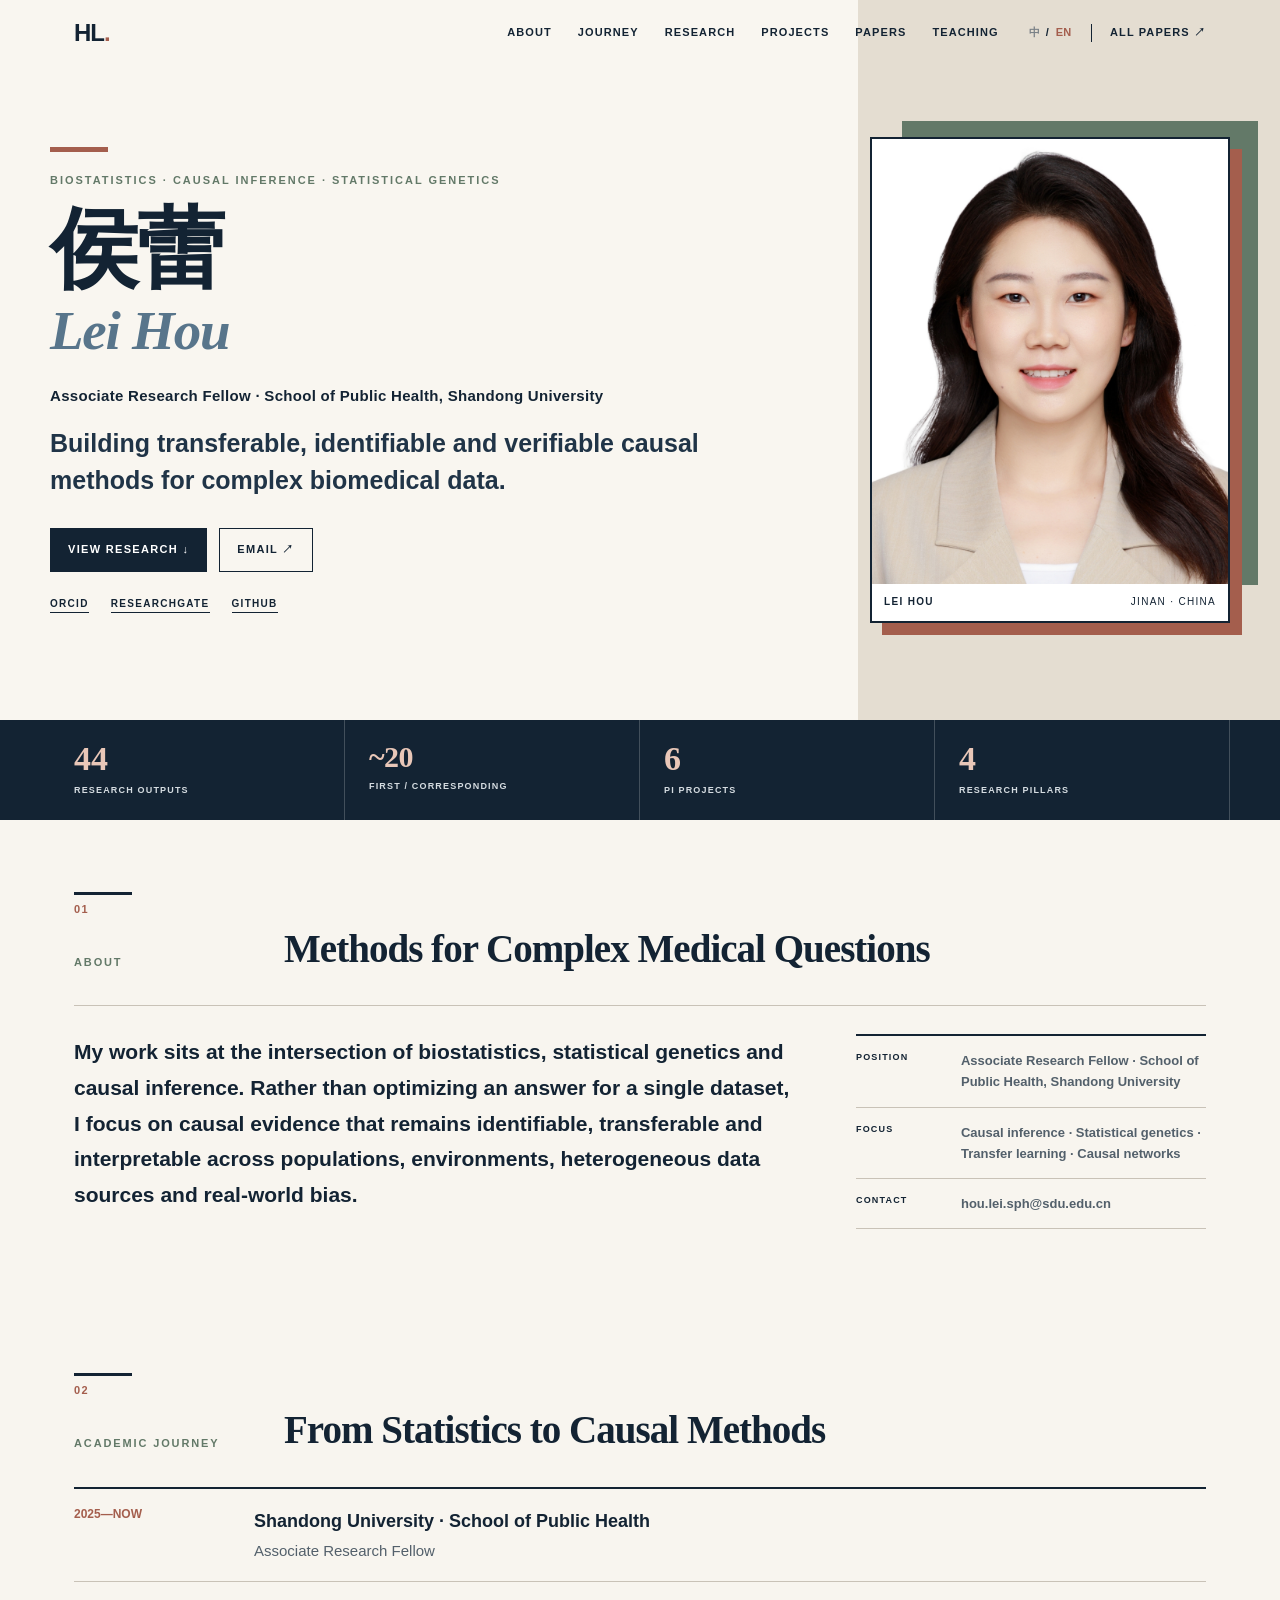
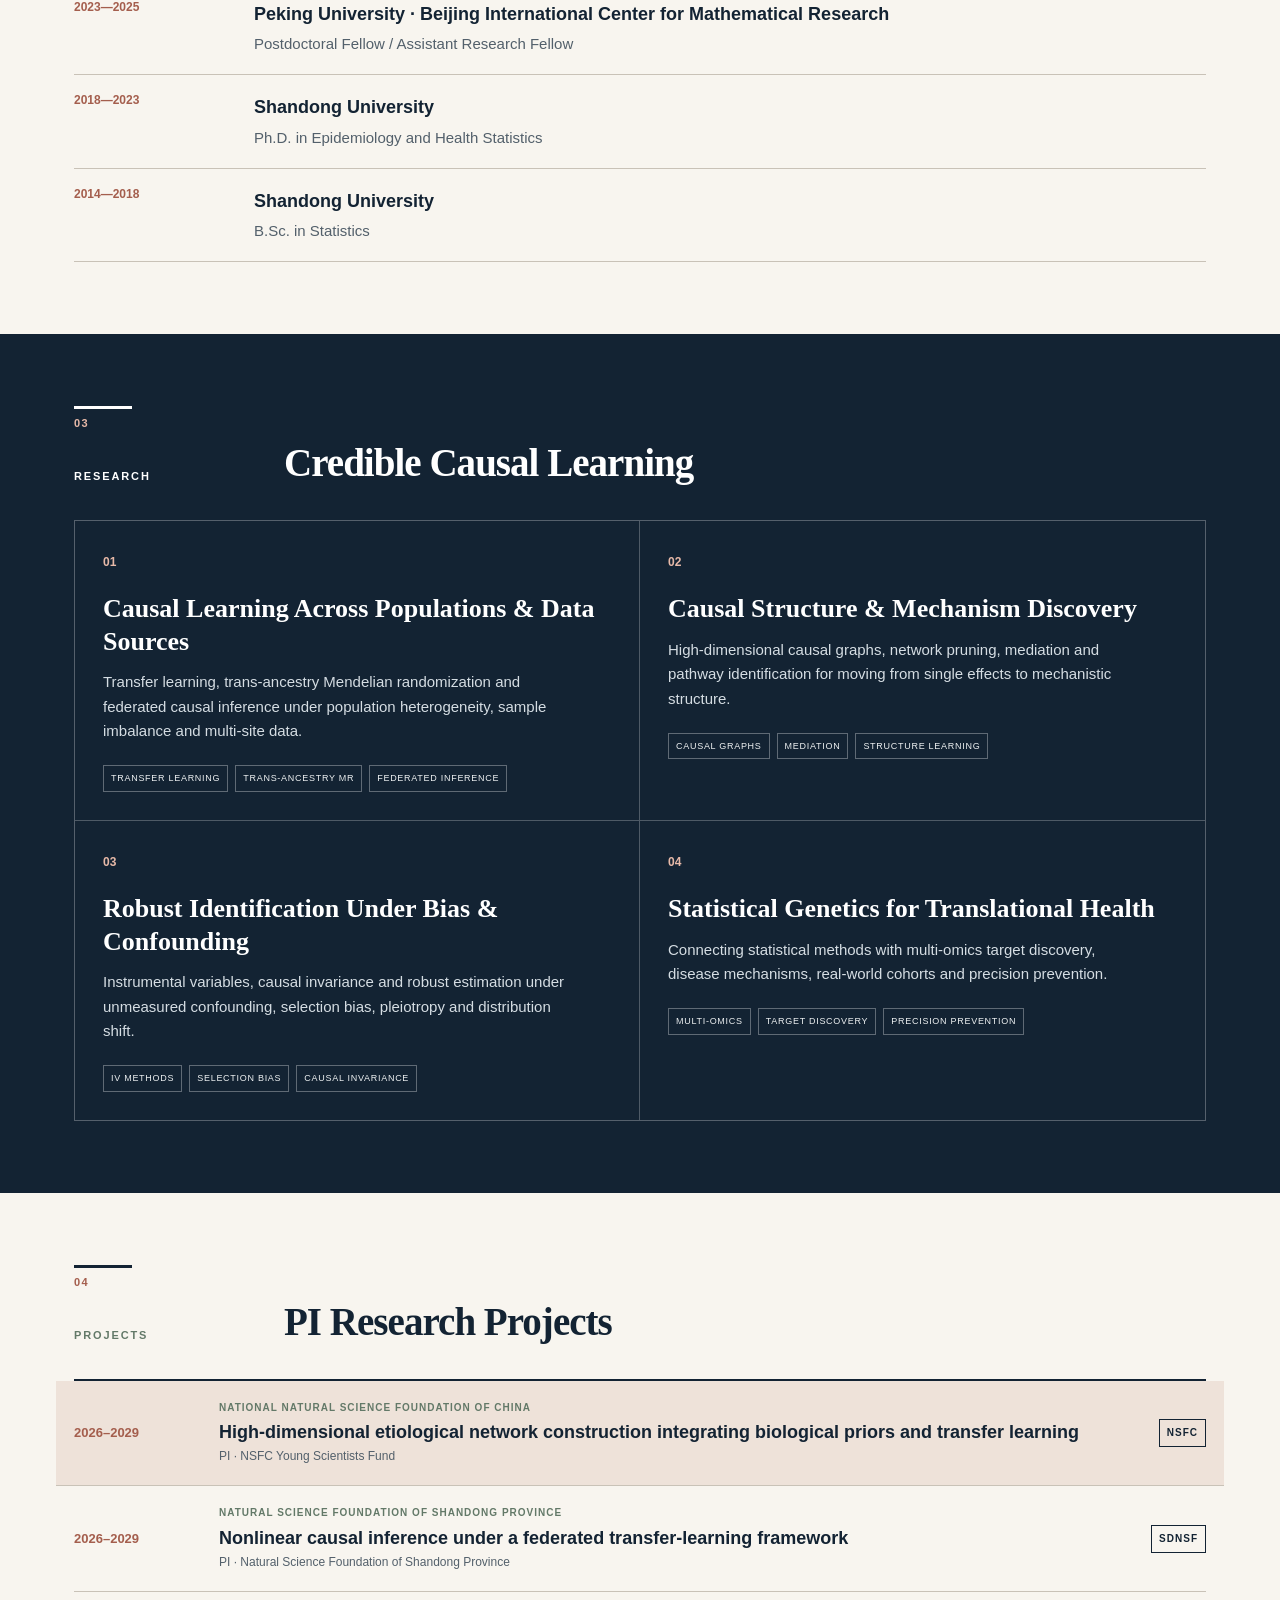
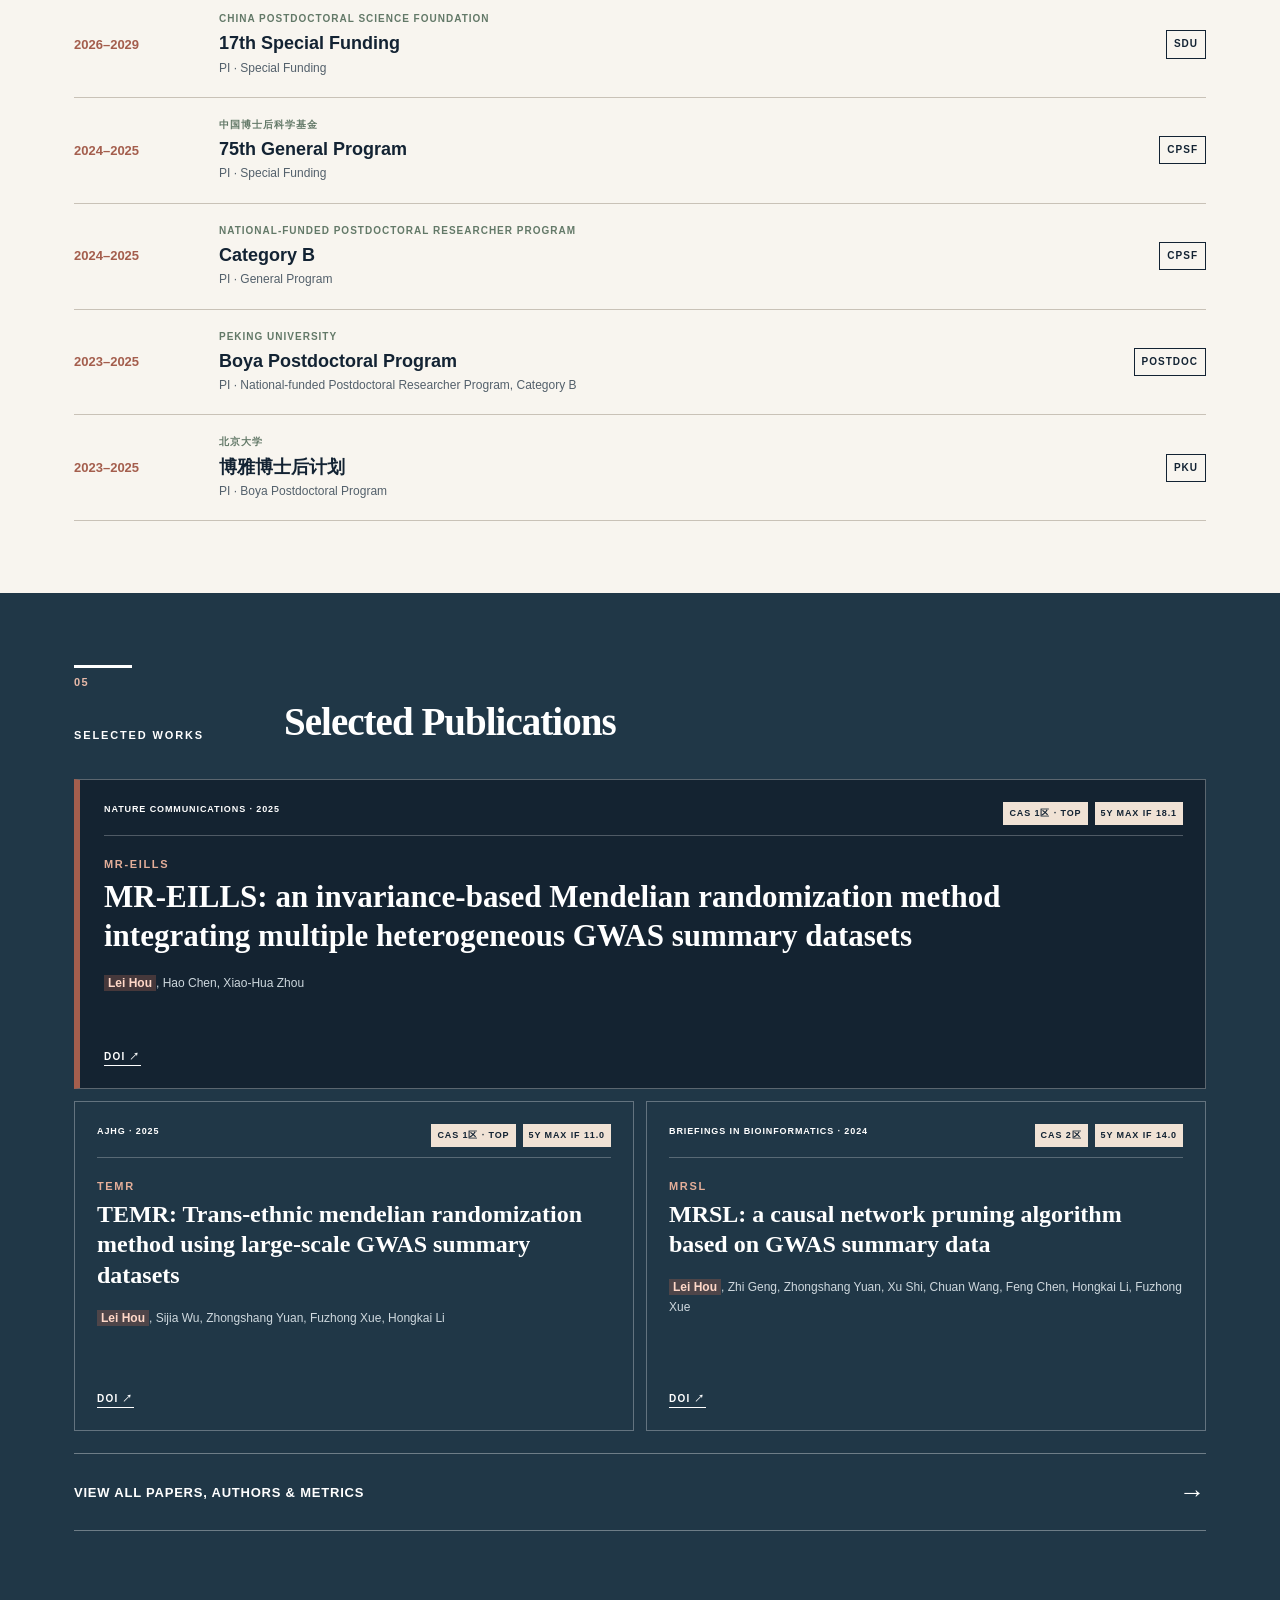
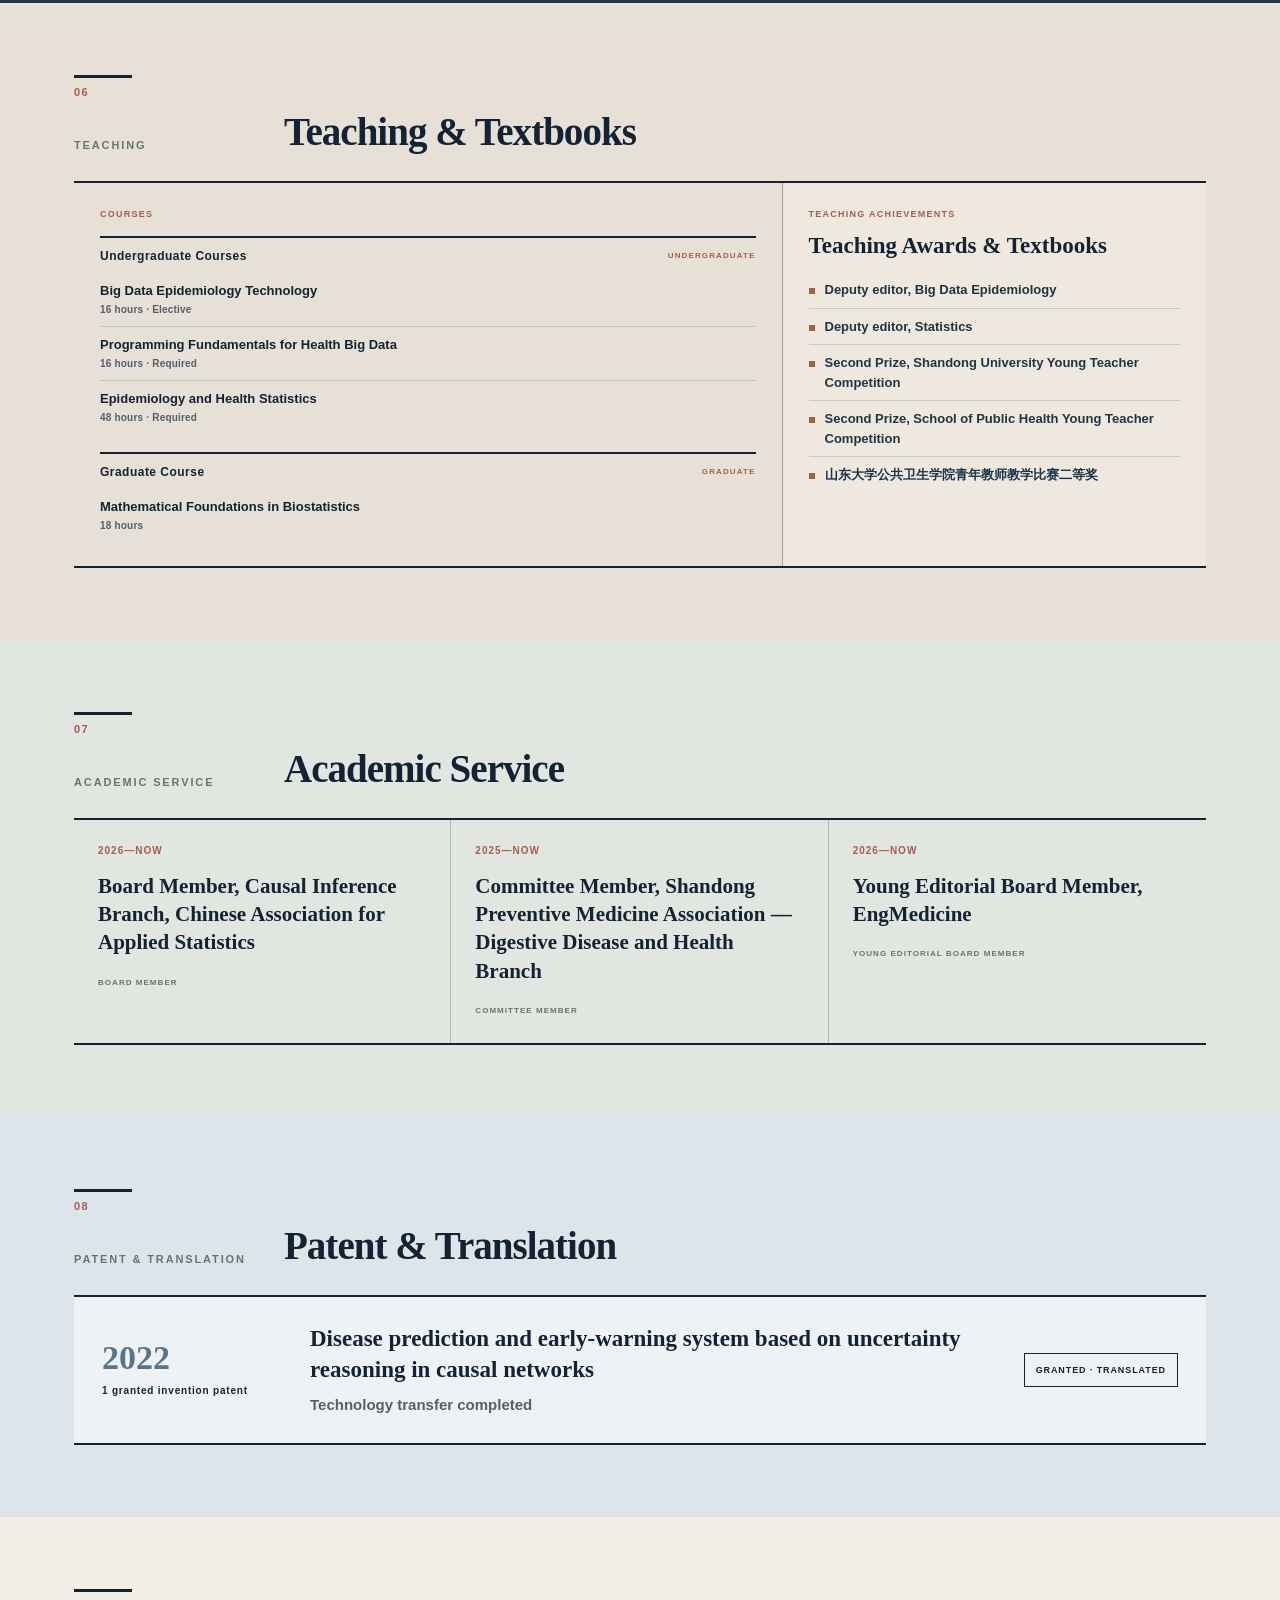
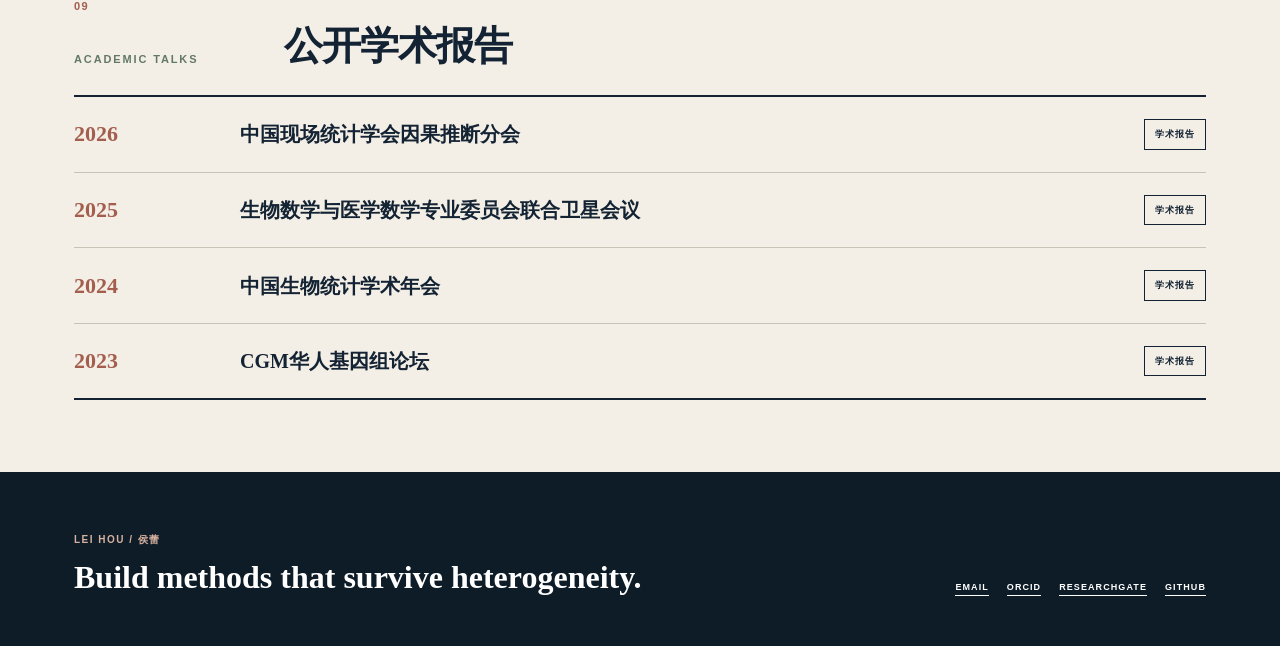
<file: index.html>
<!doctype html>
<html lang="zh-CN">
<head>
  <meta charset="utf-8">
  <meta name="viewport" content="width=device-width, initial-scale=1">
  <meta name="description" content="Lei Hou / 侯蕾 — Biostatistics, Causal Inference, Statistical Genetics. Associate Research Fellow at Shandong University.">
  <meta name="theme-color" content="#142331">
  <link rel="icon" href="assets/favicon.svg" type="image/svg+xml">
  <link rel="stylesheet" href="styles.css">
  <title>Lei Hou / 侯蕾</title>
</head>
<body>
<header class="site-header" id="top">
  <div class="nav-shell">
    <a class="brand" href="#top">HL<span>.</span></a>
    <nav class="desktop-nav">
      <a href="#about" data-i18n="navAbout">关于</a>
      <a href="#journey" data-i18n="navJourney">经历</a>
      <a href="#research" data-i18n="navResearch">研究</a>
      <a href="#projects" data-i18n="navProjects">项目</a>
      <a href="#works" data-i18n="navWorks">论文</a>
      <a href="#teaching" data-i18n="navTeaching">教学</a>
    </nav>
    <div class="nav-actions">
      <div class="lang-switch"><button class="lang-btn active" data-lang="zh">中</button><span>/</span><button class="lang-btn" data-lang="en">EN</button></div>
      <a class="nav-publications" href="publications.html" data-i18n="allPubsShort">ALL PAPERS ↗</a>
      <button class="menu-toggle" aria-label="Menu"><span></span><span></span></button>
    </div>
  </div>
  <div class="mobile-panel">
    <a href="#about" data-i18n="navAbout">关于</a><a href="#journey" data-i18n="navJourney">经历</a>
    <a href="#research" data-i18n="navResearch">研究</a><a href="#projects" data-i18n="navProjects">项目</a>
    <a href="#works" data-i18n="navWorks">论文</a><a href="#teaching" data-i18n="navTeaching">教学</a>
    <a href="publications.html">ALL PAPERS ↗</a>
  </div>
</header>

<main>
<section class="hero">
  <div class="hero-inner">
    <div class="hero-copy reveal">
      <div class="hero-rule"></div>
      <p class="eyebrow">BIOSTATISTICS · CAUSAL INFERENCE · STATISTICAL GENETICS</p>
      <h1><span class="cn-name">侯蕾</span><span class="en-name">Lei Hou</span></h1>
      <p class="role" data-i18n="heroRole">山东大学公共卫生学院 · 副研究员</p>
      <p class="hero-statement" data-i18n="heroStatement">以可迁移、可识别、可验证的创新统计方法，重建生物医学大数据中的因果结构。</p>
      <div class="hero-actions">
        <a class="button primary" href="#research" data-i18n="exploreResearch">VIEW RESEARCH ↓</a>
        <a class="button outline" href="mailto:hou.lei.sph@sdu.edu.cn">EMAIL ↗</a>
      </div>
      <div class="hero-links">
        <a href="https://orcid.org/0000-0002-5636-4028" target="_blank">ORCID</a>
        <a href="https://www.researchgate.net/profile/Lei-Hou-26/research" target="_blank">RESEARCHGATE</a>
        <a href="https://github.com/hhoulei" target="_blank">GITHUB</a>
      </div>
    </div>
    <div class="portrait-wrap reveal">
      <div class="portrait-block"></div>
      <figure><img src="assets/profile.jpg" alt="Lei Hou / 侯蕾"><figcaption><b>LEI HOU</b><span>JINAN · CHINA</span></figcaption></figure>
    </div>
  </div>
</section>

<section class="signal-band">
  <div class="signal-grid">
    <div><strong>44</strong><span data-i18n="statOutputs">研究成果</span></div>
    <div><strong data-i18n="statLeadCount">近20篇</strong><span data-i18n="statLead">第一 / 通讯作者论文</span></div>
    <div><strong>6</strong><span data-i18n="statProjects">主持科研项目</span></div>
    <div><strong>4</strong><span data-i18n="statPillars">核心研究方向</span></div>
  </div>
</section>

<section class="section-shell compact" id="about">
  <div class="section-index">01</div>
  <div class="section-head"><p>ABOUT</p><h2 data-i18n="aboutTitle">用方法理解复杂医学问题</h2></div>
  <div class="about-grid">
    <div class="about-lead reveal"><p data-i18n="aboutBody">我主要从事大数据时代下生物统计、遗传统计与因果推断的创新统计方法及其应用研究。核心兴趣不是为单一数据集寻找一个“最好看的答案”，而是在跨人群、跨环境、多源数据和真实世界偏倚存在时，建立仍然可识别、可迁移、可解释的因果证据。</p></div>
    <div class="about-notes reveal">
      <div><b>POSITION</b><span data-i18n="positionText">副研究员 · 山东大学公共卫生学院</span></div>
      <div><b>FOCUS</b><span>Causal inference · Statistical genetics · Transfer learning · Causal networks</span></div>
      <div><b>CONTACT</b><span>hou.lei.sph@sdu.edu.cn</span></div>
    </div>
  </div>
</section>


<section class="section-shell compact" id="journey">
  <div class="section-index">02</div>
  <div class="section-head"><p>ACADEMIC JOURNEY</p><h2 data-i18n="journeyTitle">从统计学走向因果方法</h2></div>
  <div class="timeline">
    <article><time>2025—NOW</time><div><h3 data-i18n="j4Title">山东大学 · 公共卫生学院</h3><p data-i18n="j4Body">副研究员 / Associate Research Fellow</p></div></article>
    <article><time>2023—2025</time><div><h3 data-i18n="j3Title">北京大学 · 北京国际数学研究中心</h3><p data-i18n="j3Body">博士后 / 助理研究员</p></div></article>
    <article><time>2018—2023</time><div><h3 data-i18n="j2Title">山东大学 · 公共卫生学院</h3><p data-i18n="j2Body">流行病与卫生统计学 · 博士</p></div></article>
    <article><time>2014—2018</time><div><h3 data-i18n="j1Title">山东大学 · 数学与统计学院</h3><p data-i18n="j1Body">统计学 · 学士</p></div></article>
  </div>
</section>

<section class="research-section" id="research">
  <div class="section-shell compact">
    <div class="section-index light">03</div>
    <div class="section-head light"><p>RESEARCH</p><h2 data-i18n="researchTitle">构建可信的因果学习</h2></div>
    <div class="pillar-grid">
      <article class="pillar reveal"><span>01</span><h3 data-i18n="r1Title">跨人群与多源数据因果学习</h3><p data-i18n="r1Body">研究人群异质、样本不平衡与多中心数据条件下的迁移学习、跨祖源MR与联邦因果推断，让证据能够跨场景迁移而不牺牲识别可靠性。</p><div class="mini-tags"><i>Transfer learning</i><i>Trans-ancestry MR</i><i>Federated inference</i></div></article>
      <article class="pillar reveal"><span>02</span><h3 data-i18n="r2Title">因果结构与机制发现</h3><p data-i18n="r2Body">从单一因果效应走向结构：发展高维因果图、网络裁剪、多中介与路径识别方法，回答复杂疾病中“谁影响谁、通过什么机制”的问题。</p><div class="mini-tags"><i>Causal graphs</i><i>Mediation</i><i>Structure learning</i></div></article>
      <article class="pillar reveal"><span>03</span><h3 data-i18n="r3Title">偏倚与混杂下的稳健识别</h3><p data-i18n="r3Body">围绕未知混杂、选择偏倚、多效性和分布漂移，研究工具变量、不变性与稳健估计，使因果结论对现实数据的不完美更有抵抗力。</p><div class="mini-tags"><i>IV methods</i><i>Selection bias</i><i>Causal invariance</i></div></article>
      <article class="pillar reveal"><span>04</span><h3 data-i18n="r4Title">统计遗传与转化健康</h3><p data-i18n="r4Body">将方法落到多组学靶点发现、复杂疾病机制、本土队列与精准防控场景中，把统计创新连接到可验证、可复现和可转化的医学问题。</p><div class="mini-tags"><i>Multi-omics</i><i>Target discovery</i><i>Precision prevention</i></div></article>
    </div>
  </div>
</section>

<section class="section-shell compact" id="projects">
  <div class="section-index">04</div>
  <div class="section-head"><p>PROJECTS</p><h2 data-i18n="projectsTitle">主持科研项目</h2></div>
  <div class="project-list">
    <article class="project featured reveal"><div class="project-year">2026–2029</div><div><div class="project-agency" data-i18n="p1Agency">国家自然科学基金</div><h3 data-i18n="p1Title">融合生物先验与迁移学习的高维病因网络构建方法研究</h3><p>PI · NSFC Young Scientists Fund </p></div><b class="project-mark">NSFC</b></article>
    <article class="project reveal"><div class="project-year">2026–2029</div><div><div class="project-agency" data-i18n="p2Agency">山东省自然科学基金</div><h3 data-i18n="p2Title">联邦迁移学习框架下的非线性因果推断方法研究</h3><p>PI · Natural Science Foundation of Shandong Province</p></div><b class="project-mark">SDNSF</b></article>
    <article class="project reveal"><div class="project-year">2026–2029</div><div><div class="project-agency" data-i18n="p3Agency">山东大学</div><h3 data-i18n="p3Title">山东大学青年学者未来计划</h3><p>PI · Special Funding</p></div><b class="project-mark">SDU</b></article>
    <article class="project reveal"><div class="project-year">2024–2025</div><div><div class="project-agency" data-i18n="p4Agency">中国博士后科学基金</div><h3 data-i18n="p4Title">第17批特别资助</h3><p>PI · Special Funding</p></div><b class="project-mark">CPSF</b></article>
    <article class="project reveal"><div class="project-year">2024–2025</div><div><div class="project-agency" data-i18n="p5Agency">中国博士后科学基金</div><h3 data-i18n="p5Title">第75批面上资助</h3><p>PI · General Program</p></div><b class="project-mark">CPSF</b></article>
    <article class="project reveal"><div class="project-year">2023–2025</div><div><div class="project-agency" data-i18n="p6Agency">国家资助博士后研究人员计划</div><h3 data-i18n="p6Title">B档资助（博新计划进入会评）</h3><p>PI · National-funded Postdoctoral Researcher Program, Category B</p></div><b class="project-mark">POSTDOC</b></article>
    <article class="project reveal"><div class="project-year">2023–2025</div><div><div class="project-agency" data-i18n="p7Agency">北京大学</div><h3 data-i18n="p7Title">博雅博士后计划</h3><p>PI · Boya Postdoctoral Program</p></div><b class="project-mark">PKU</b></article>
  </div>
</section>

<section class="works-section" id="works">
  <div class="section-shell compact">
    <div class="section-index light">05</div>
    <div class="section-head light"><p>SELECTED WORKS</p><h2 data-i18n="worksTitle">代表性论文</h2></div>
    <div class="selected-grid">
      <article class="selected featured reveal"><div class="selected-top"><span>NATURE COMMUNICATIONS · 2025</span><div><b>CAS 1区 · TOP</b><b>5Y MAX IF 18.1</b></div></div><p class="paper-code">MR-EILLS</p><h3>MR-EILLS: an invariance-based Mendelian randomization method integrating multiple heterogeneous GWAS summary datasets</h3><p class="authors"><strong>Lei Hou</strong>, Hao Chen, Xiao-Hua Zhou</p><a href="https://doi.org/10.1038/s41467-025-62823-6" target="_blank">DOI ↗</a></article>
      <article class="selected reveal"><div class="selected-top"><span>AJHG · 2025</span><div><b>CAS 1区 · TOP</b><b>5Y MAX IF 11.0</b></div></div><p class="paper-code">TEMR</p><h3>TEMR: Trans-ethnic mendelian randomization method using large-scale GWAS summary datasets</h3><p class="authors"><strong>Lei Hou</strong>, Sijia Wu, Zhongshang Yuan, Fuzhong Xue, Hongkai Li</p><a href="https://doi.org/10.1016/j.ajhg.2024.11.006" target="_blank">DOI ↗</a></article>
      <article class="selected reveal"><div class="selected-top"><span>BRIEFINGS IN BIOINFORMATICS · 2024</span><div><b>CAS 2区</b><b>5Y MAX IF 14.0</b></div></div><p class="paper-code">MRSL</p><h3>MRSL: a causal network pruning algorithm based on GWAS summary data</h3><p class="authors"><strong>Lei Hou</strong>, Zhi Geng, Zhongshang Yuan, Xu Shi, Chuan Wang, Feng Chen, Hongkai Li, Fuzhong Xue</p><a href="https://doi.org/10.1093/bib/bbae086" target="_blank">DOI ↗</a></article>
      
    </div>
    <a class="all-papers-cta" href="publications.html"><span data-i18n="allPubs">查看全部论文、作者、分区与IF</span><b>→</b></a>
  </div>
</section>

<section class="teaching-section standalone-section" id="teaching">
  <div class="section-shell compact">
    <div class="section-index">06</div>
    <div class="section-head"><p>TEACHING</p><h2 data-i18n="teachingTitle">教学与教材建设</h2></div>

    <div class="teaching-layout">
      <article class="teaching-panel teaching-courses reveal">
        <b>COURSES</b>
        <div class="course-group">
          <div class="course-group-head">
            <span data-i18n="ugLabel">本科生课程</span>
            <em>UNDERGRADUATE</em>
          </div>
          <ul class="course-list">
            <li><div><strong data-i18n="courseUG1">《大数据流行病学技术》</strong><small data-i18n="courseUG1Meta">16 学时 · 选修课</small></div></li>
            <li><div><strong data-i18n="courseUG2">《健康大数据编程基础》</strong><small data-i18n="courseUG2Meta">16 学时 · 必修课</small></div></li>
            
            <li><div><strong data-i18n="courseUG4">《流行病与卫生统计》</strong><small data-i18n="courseUG4Meta">48 学时 · 必修课</small></div></li>
          </ul>
        </div>

        <div class="course-group graduate-group">
          <div class="course-group-head">
            <span data-i18n="gradLabel">研究生课程</span>
            <em>GRADUATE</em>
          </div>
          <ul class="course-list">
            <li><div><strong data-i18n="courseG1">《生物统计中的数学基础》</strong><small data-i18n="courseG1Meta">24 学时</small></div></li>
          </ul>
        </div>
      </article>

      <article class="teaching-panel teaching-achievements reveal">
        <b>TEACHING ACHIEVEMENTS</b>
        <h3 data-i18n="teachingAwardsLabel">教学成果与教材</h3>
        <ul class="beyond-list">
          <li data-i18n="teachBook1">《大数据流行病学》副主编</li>
          <li data-i18n="teachBook2">《统计学》副主编</li>
          <li data-i18n="teachAward1">山东大学青年教师教学能手</li>
          <li data-i18n="teachAward2">山东大学青年教师教学比赛二等奖</li>
          <li data-i18n="teachAward3">山东大学公共卫生学院青年教师教学比赛二等奖</li>
        </ul>
      </article>
    </div>
  </div>
</section>

<section class="service-section standalone-section" id="service">
  <div class="section-shell compact">
    <div class="section-index">07</div>
    <div class="section-head"><p>ACADEMIC SERVICE</p><h2 data-i18n="serviceTitle">社会与学术兼职</h2></div>
    <div class="service-grid">
      <article class="service-item reveal">
        <span>2026—NOW</span>
        <h3 data-i18n="service1">中国现场统计学会因果推断分会 理事</h3>
        <p>BOARD MEMBER</p>
      </article>
      <article class="service-item reveal">
        <span>2025—NOW</span>
        <h3 data-i18n="service2">山东预防医学会消化病与健康分会 委员</h3>
        <p>COMMITTEE MEMBER</p>
      </article>
      <article class="service-item reveal">
        <span>2026—NOW</span>
        <h3 data-i18n="service3">EngMedicine 医工交叉期刊 青年编委</h3>
        <p>YOUNG EDITORIAL BOARD MEMBER</p>
      </article>
    </div>
  </div>
</section>

<section class="patent-section standalone-section" id="patent">
  <div class="section-shell compact">
    <div class="section-index">08</div>
    <div class="section-head"><p>PATENT & TRANSLATION</p><h2 data-i18n="patentTitle">专利与成果转化</h2></div>
    <article class="patent-feature reveal">
      <div class="patent-kicker">
        <span>2022</span>
        <b data-i18n="patent1">授权发明专利 1 项</b>
      </div>
      <div class="patent-body">
        <h3 data-i18n="patent2">一种基于因果网络不确定性推理的疾病预测预警系统</h3>
        <p data-i18n="patent3">已完成科技成果转化</p>
      </div>
      <div class="patent-status">
        <span data-i18n="patentStatus">GRANTED · TRANSLATED</span>
      </div>
    </article>
  </div>
</section>

<section class="talks-section standalone-section" id="talks">

  <div class="section-shell compact">

    <div class="section-index">09</div>

    <div class="section-head">
      <p>ACADEMIC TALKS</p>
      <h2 data-i18n="talksTitle">公开学术报告</h2>
    </div>

    <div class="talk-list">

      <article class="talk-item reveal">
        <div class="talk-year">2026</div>
        <div class="talk-main">
          <h3 data-i18n="talk1">
            中国现场统计学会因果推断分会
          </h3>
        </div>
        <div class="talk-type" data-i18n="talkType">
          学术报告
        </div>
      </article>
      
      <article class="talk-item reveal">
        <div class="talk-year">2025</div>
        <div class="talk-main">
          <h3 data-i18n="talk2">
            生物数学与医学数学专业委员会联合卫星会议
          </h3>
        </div>
        <div class="talk-type" data-i18n="talkType">
          学术报告
        </div>
      </article>

      <article class="talk-item reveal">
        <div class="talk-year">2024</div>
        <div class="talk-main">
          <h3 data-i18n="talk3">
            中国生物统计学术年会
          </h3>
        </div>
        <div class="talk-type" data-i18n="talkType">
          学术报告
        </div>
      </article>

      <article class="talk-item reveal">
        <div class="talk-year">2023</div>
        <div class="talk-main">
          <h3 data-i18n="talk4">
            CGM华人基因组论坛
          </h3>
        </div>
        <div class="talk-type" data-i18n="talkType">
          学术报告
        </div>
      </article>

    </div>

  </div>

</section>

</main>

<footer>
  <div class="footer-inner">
    <div><p>LEI HOU / 侯蕾</p><h2 data-i18n="footerQuote">Build methods that survive heterogeneity.</h2></div>
    <div class="footer-links"><a href="mailto:hou.lei.sph@sdu.edu.cn">EMAIL</a><a href="https://orcid.org/0000-0002-5636-4028" target="_blank">ORCID</a><a href="https://www.researchgate.net/profile/Lei-Hou-26/research" target="_blank">RESEARCHGATE</a><a href="https://github.com/hhoulei" target="_blank">GITHUB</a></div>
  </div>
</footer>
<script src="script.js"></script>
</body>
</html>
</file>
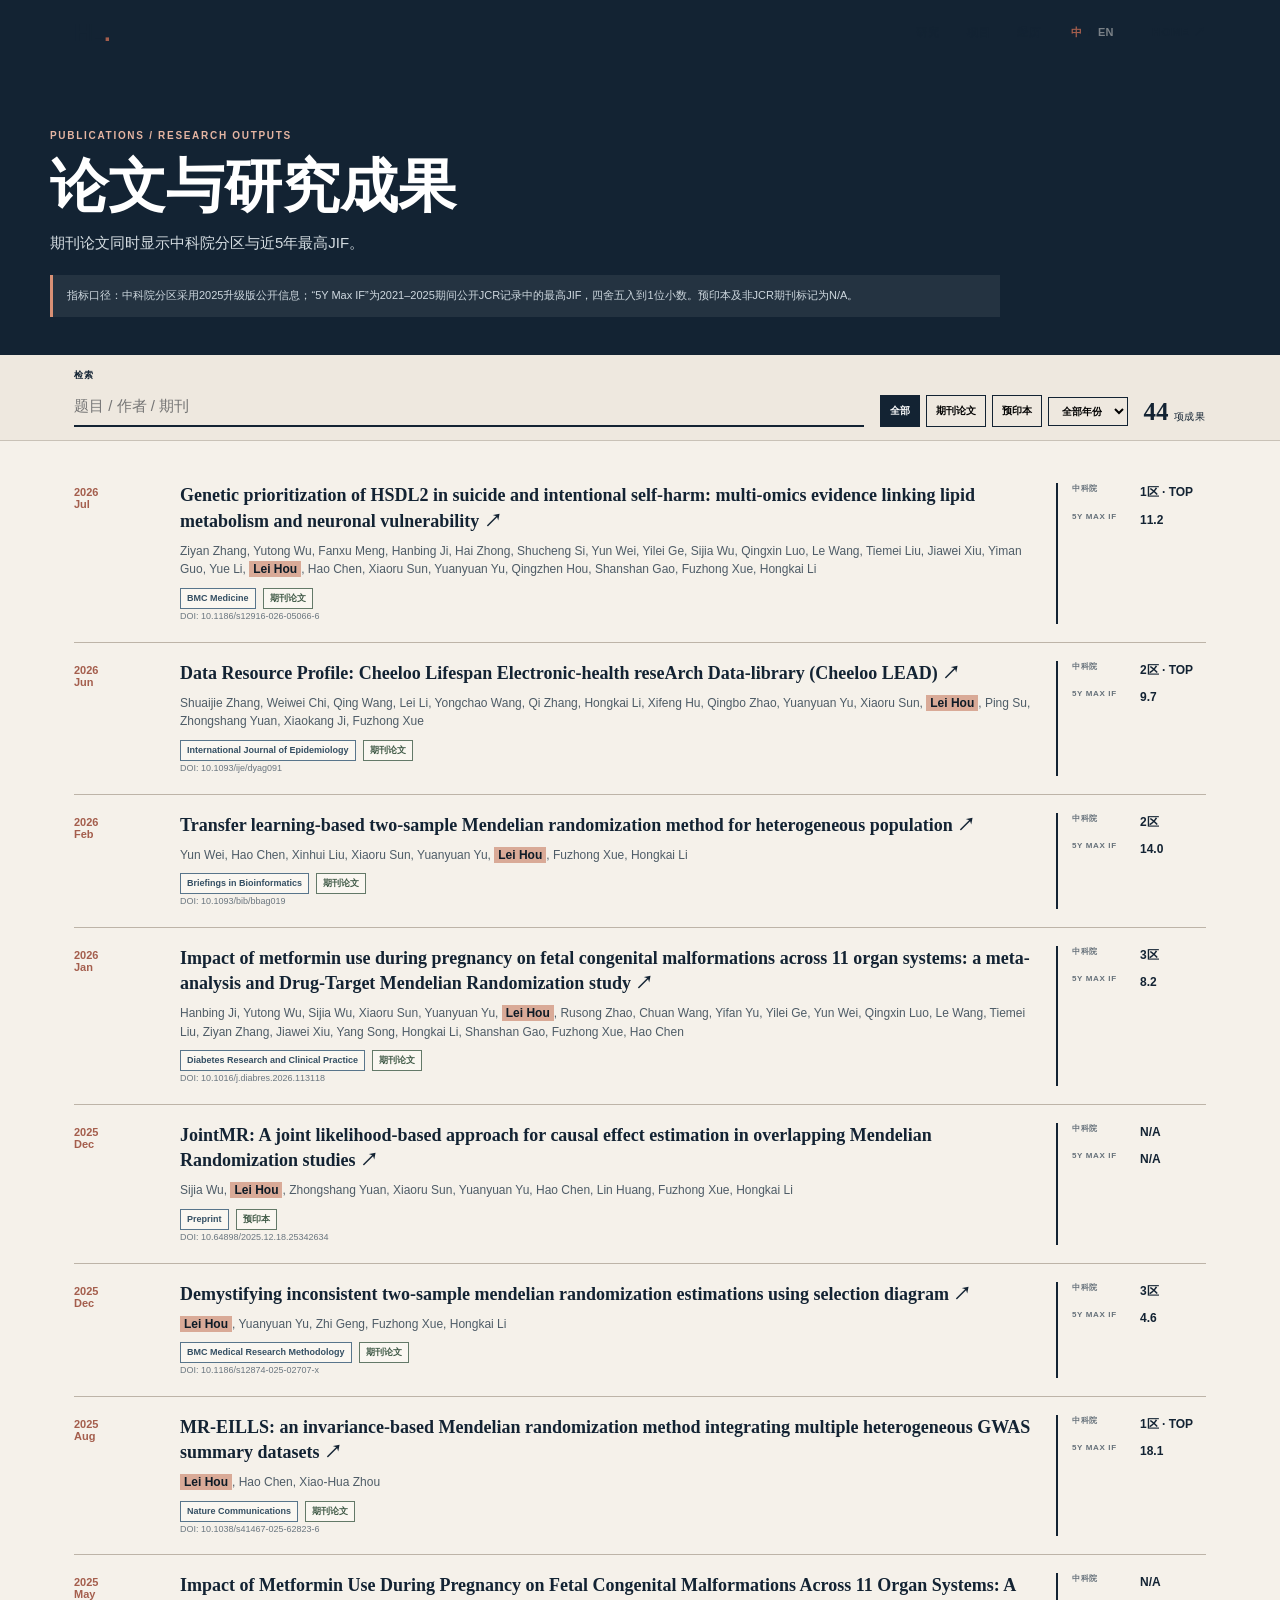
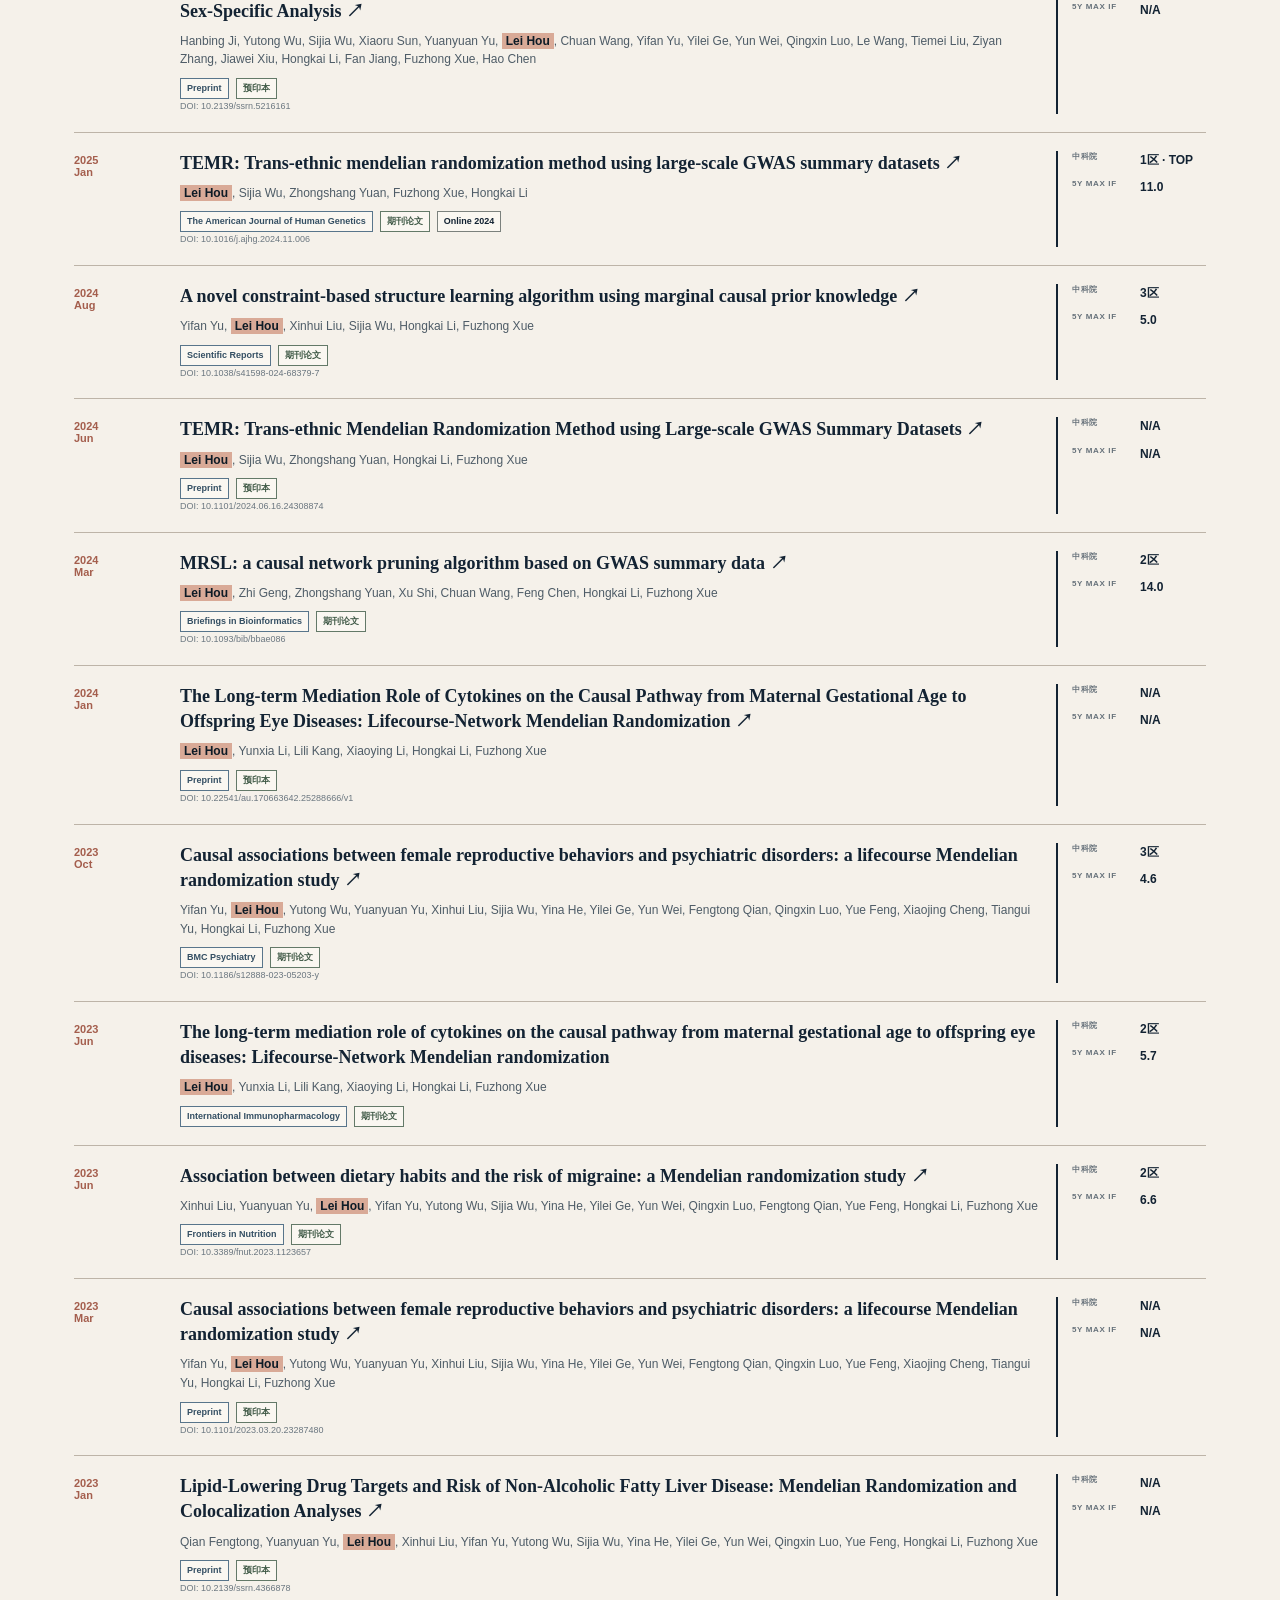
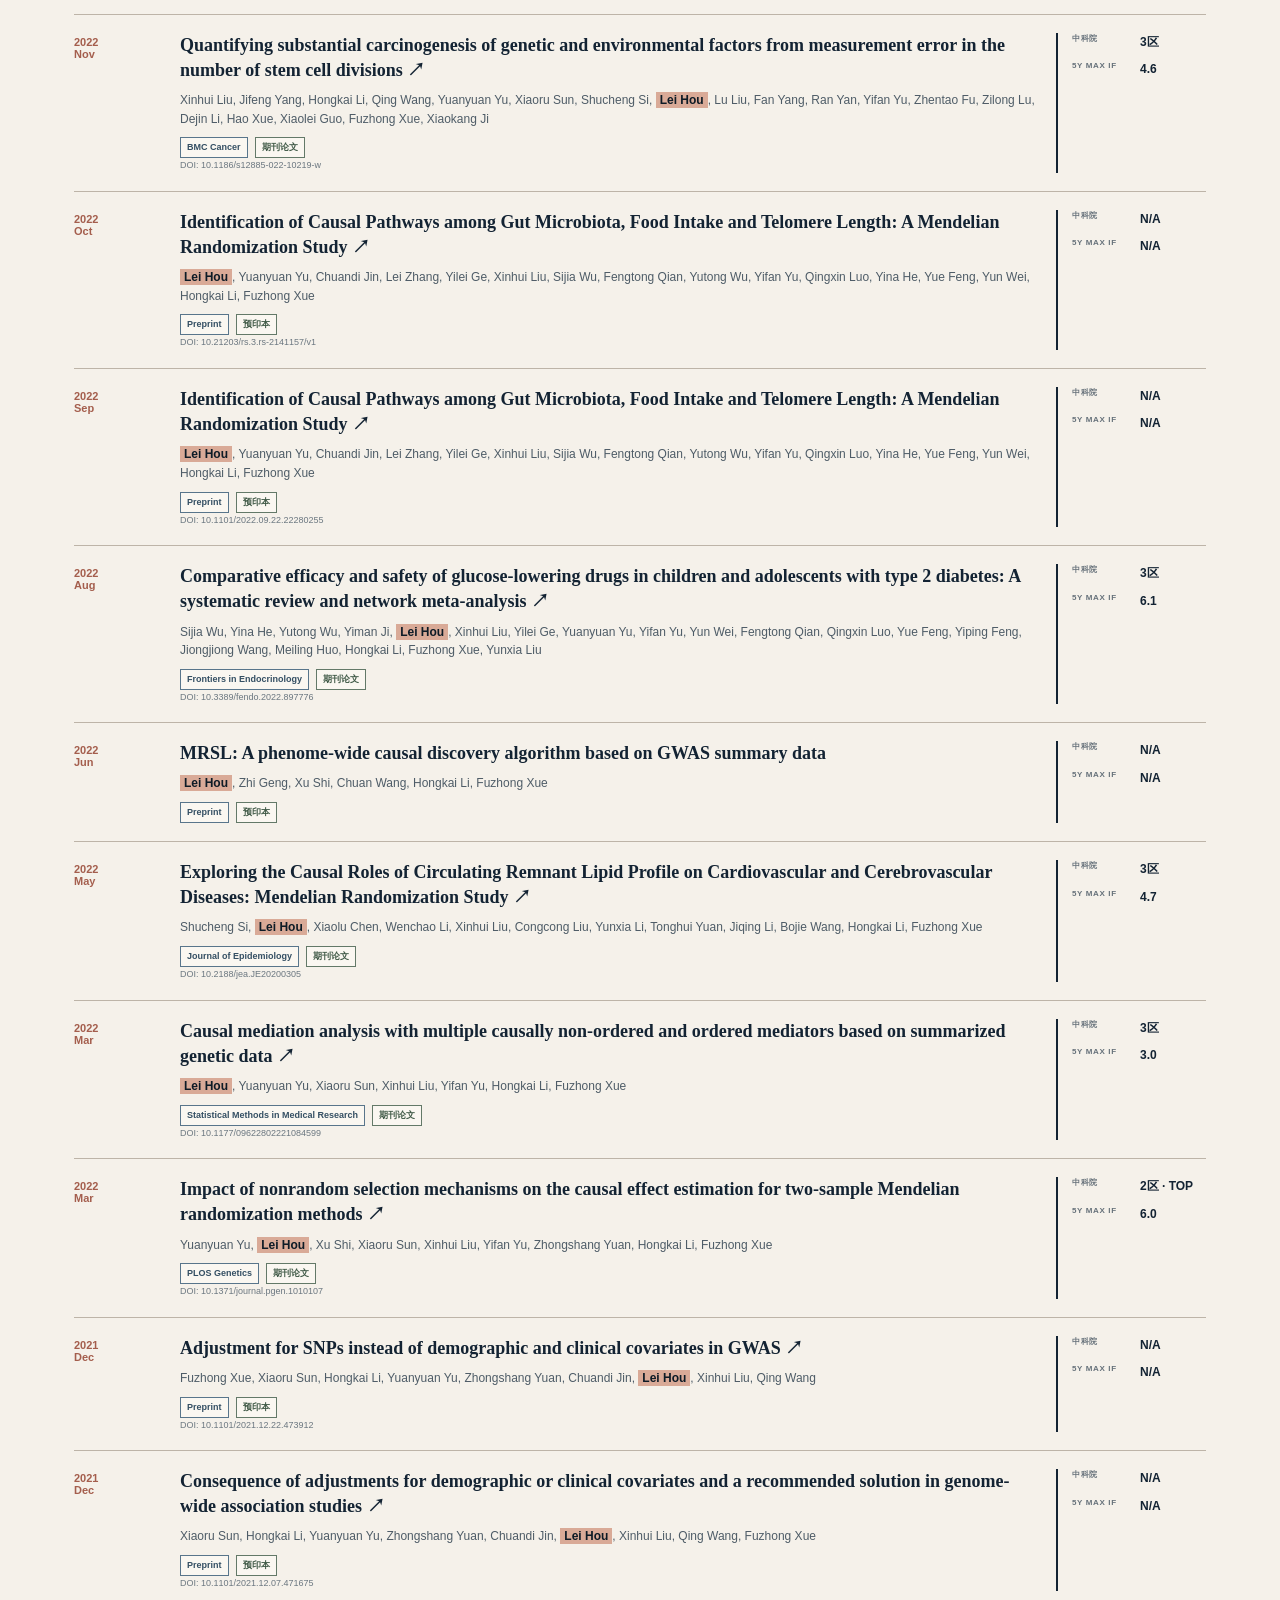
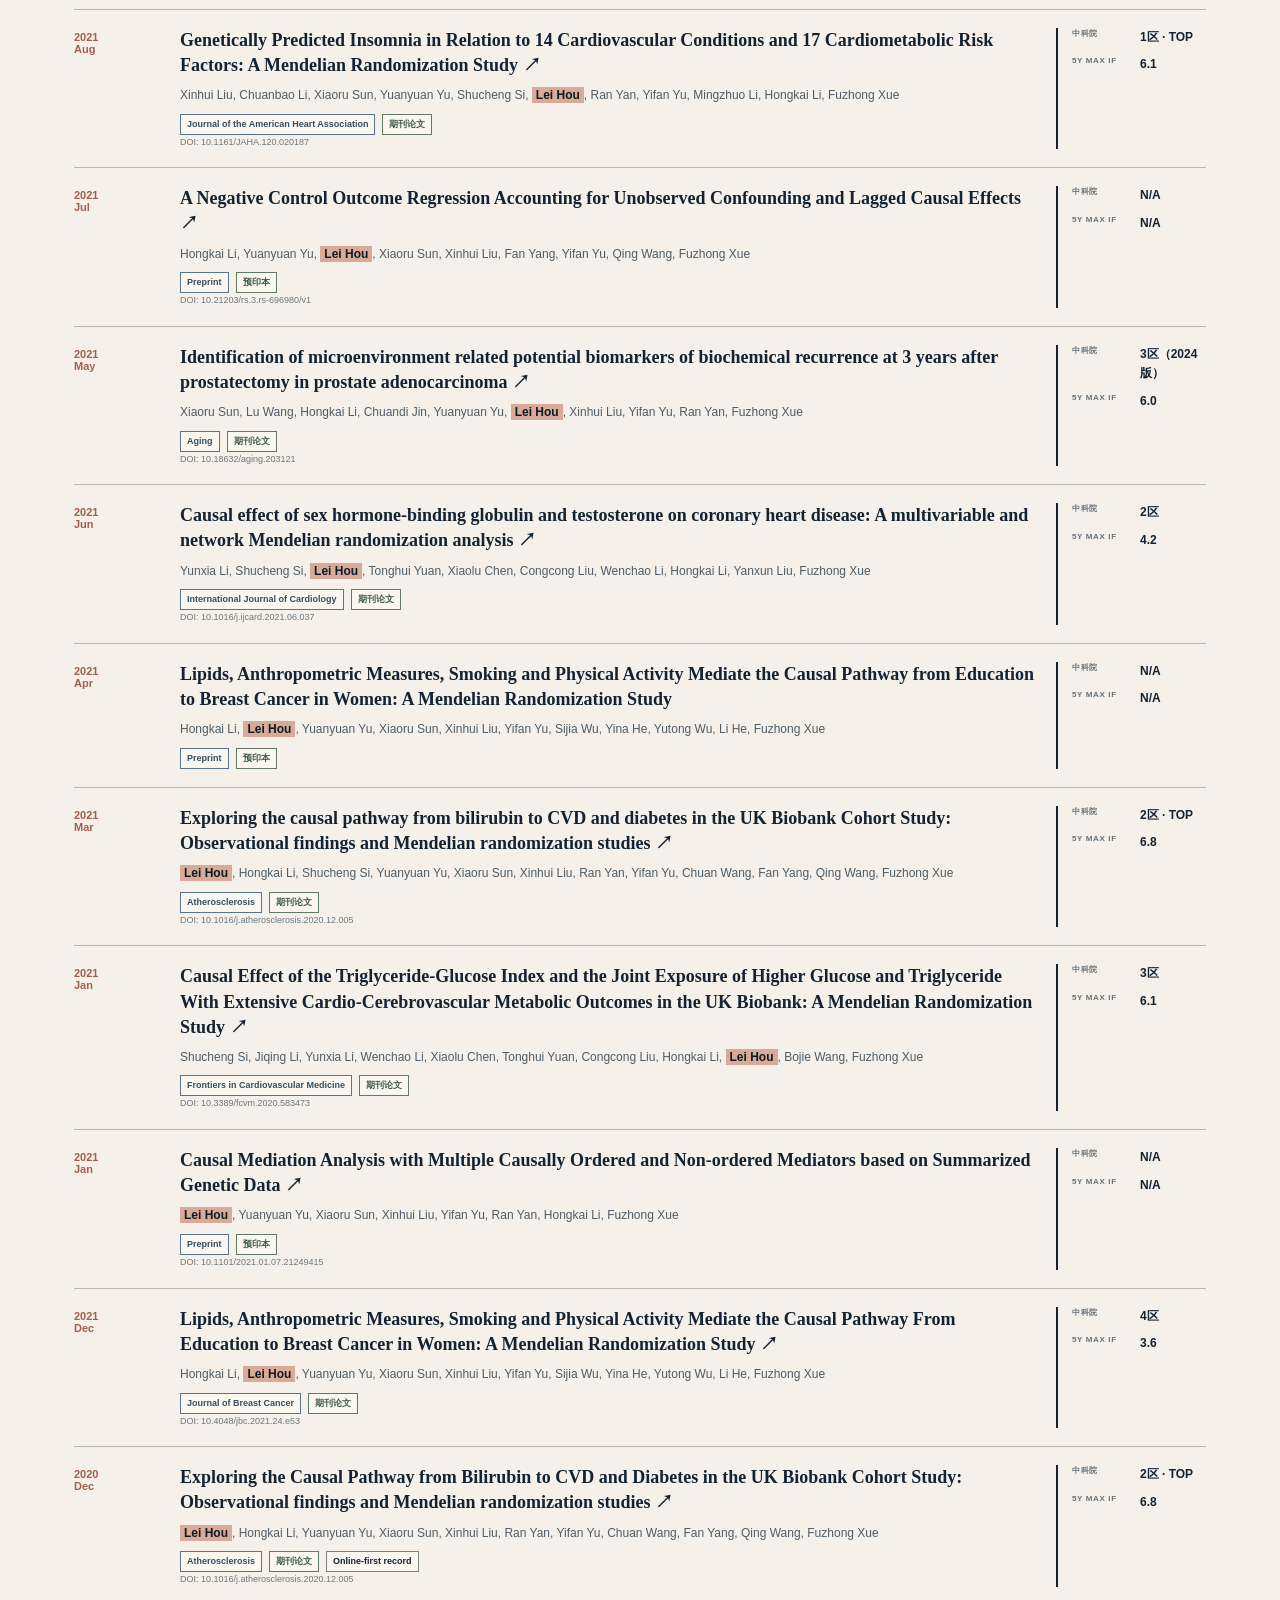
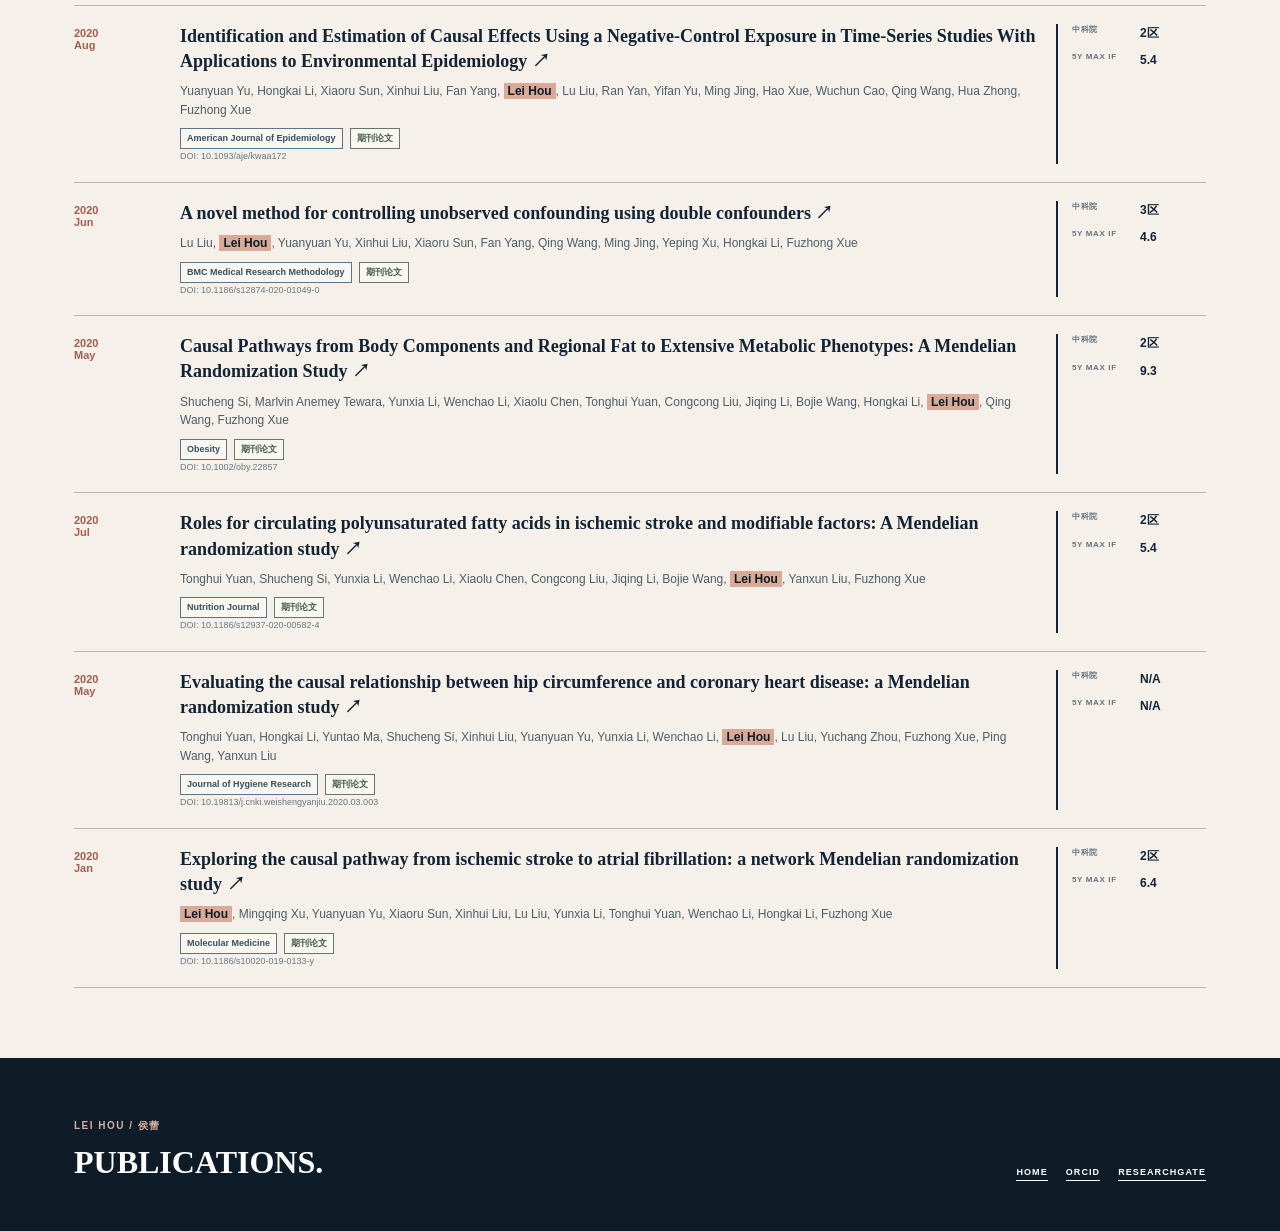
<file: publications.html>
<!doctype html>
<html lang="zh-CN">
<head>
<meta charset="utf-8"><meta name="viewport" content="width=device-width,initial-scale=1">
<meta name="theme-color" content="#142331">
<link rel="icon" href="assets/favicon.svg" type="image/svg+xml"><link rel="stylesheet" href="styles.css">
<title>Publications — Lei Hou</title>
</head>
<body class="pub-page">
<header class="site-header scrolled"><div class="nav-shell"><a class="brand" href="index.html">HL<span>.</span></a><nav class="desktop-nav"><a href="index.html#research" data-i18n="navResearch">研究</a><a href="index.html#projects" data-i18n="navProjects">项目</a><a href="index.html#journey" data-i18n="navJourney">经历</a></nav><div class="nav-actions"><div class="lang-switch"><button class="lang-btn active" data-lang="zh">中</button><span>/</span><button class="lang-btn" data-lang="en">EN</button></div><a class="nav-publications" href="index.html">HOME ↗</a></div></div></header>
<main>
<section class="pub-hero"><div class="pub-hero-inner"><p>PUBLICATIONS / RESEARCH OUTPUTS</p><h1 data-i18n="pubTitle">论文与研究成果</h1><p data-i18n="pubLead">期刊论文同时显示中科院分区与近5年最高JIF。</p><div class="metric-note" data-i18n="metricNote">指标口径：中科院分区采用2025升级版公开信息；“5Y Max IF”为2021–2025期间公开JCR记录中的最高JIF，四舍五入到1位小数。预印本及非JCR期刊标记为N/A。</div></div></section>
<section class="pub-controls"><div class="control-inner"><label><span data-i18n="searchLabel">检索</span><input id="pub-search" type="search" data-i18n-placeholder="searchPlaceholder" placeholder="题目 / 作者 / 期刊"></label><div class="filters"><button class="filter-chip active" data-type="all" data-i18n="filterAll">全部</button><button class="filter-chip" data-type="article" data-i18n="filterArticles">期刊论文</button><button class="filter-chip" data-type="preprint" data-i18n="filterPreprints">预印本</button><select id="year-filter"><option value="all" data-i18n="allYears">全部年份</option></select></div><div class="result-count"><strong id="pub-count">0</strong><span data-i18n="resultsLabel">项成果</span></div></div></section>
<section class="publication-shell"><div id="publication-list"></div><p id="pub-empty" hidden data-i18n="noResults">没有匹配结果。</p></section>
</main>
<footer class="pub-footer"><div class="footer-inner"><div><p>LEI HOU / 侯蕾</p><h2>PUBLICATIONS.</h2></div><div class="footer-links"><a href="index.html">HOME</a><a href="https://orcid.org/0000-0002-5636-4028" target="_blank">ORCID</a><a href="https://www.researchgate.net/profile/Lei-Hou-26/research" target="_blank">RESEARCHGATE</a></div></div></footer>
<script src="publications-data.js"></script><script src="script.js"></script>
</body></html>
</file>
<file: styles.css>
:root{
 --ink:#132333;--ink2:#203447;--paper:#f8f5ef;--paper2:#eee9e0;--white:#fffdf8;
 --sage:#637968;--brick:#a45e4d;--blue:#58758b;--gold:#a17b3f;--line:#c9c2b7;
 --muted:#53606b;--max:1180px;
}
*{box-sizing:border-box}html{scroll-behavior:smooth}body{margin:0;background:var(--paper);color:var(--ink);font-family:Inter,"Helvetica Neue",Arial,"Noto Sans SC","Microsoft YaHei",sans-serif;font-size:15px;line-height:1.62}
a{color:inherit;text-decoration:none}button,input,select{font:inherit}::selection{background:#d9b7aa;color:var(--ink)}
.site-header{position:fixed;inset:0 0 auto 0;z-index:30;transition:.25s}.site-header.scrolled{background:rgba(248,245,239,.94);border-bottom:1px solid rgba(19,35,51,.18);backdrop-filter:blur(12px)}
.nav-shell{max-width:var(--max);height:66px;margin:auto;display:flex;align-items:center;justify-content:space-between;padding:0 24px}.brand{font:900 24px/1 Arial;color:var(--ink);letter-spacing:-1px}.brand span{color:var(--brick)}
.desktop-nav{display:flex;gap:26px;margin-left:auto;margin-right:30px}.desktop-nav a,.nav-publications,.lang-switch{font-size:11px;font-weight:800;letter-spacing:.1em;text-transform:uppercase}.desktop-nav a{position:relative}.desktop-nav a:after{content:"";position:absolute;left:0;right:100%;bottom:-6px;height:2px;background:var(--brick);transition:.2s}.desktop-nav a:hover:after{right:0}
.nav-actions{display:flex;align-items:center;gap:20px}.lang-switch{display:flex;gap:6px;align-items:center}.lang-btn{border:0;background:none;padding:0;color:#7a8187;cursor:pointer;font-weight:800}.lang-btn.active{color:var(--brick)}.nav-publications{border-left:1px solid var(--ink);padding-left:18px}.menu-toggle{display:none;border:0;background:none}.mobile-panel{display:none}

.hero{min-height:720px;padding:110px 24px 54px;background:linear-gradient(90deg,#f9f6f0 0 67%,#e4ddd1 67%)}.hero-inner{max-width:var(--max);margin:auto;display:grid;grid-template-columns:1.25fr .75fr;gap:64px;align-items:center}.hero-rule{width:58px;height:5px;background:var(--brick);margin-bottom:20px}.eyebrow{font-size:11px;font-weight:900;letter-spacing:.18em;margin:0 0 20px;color:var(--sage)}.hero h1{margin:0;line-height:.9;letter-spacing:-.055em}.cn-name{display:block;font-size:88px;font-family:"Noto Serif SC","Songti SC",Georgia,serif;font-weight:800}.en-name{display:block;margin-top:14px;font:700 55px/1 Georgia,"Times New Roman",serif;font-style:italic;color:var(--blue)}.role{margin:26px 0 0;font-weight:800;letter-spacing:.02em}.hero-statement{max-width:650px;margin:17px 0 0;font-size:25px;line-height:1.45;font-weight:700;color:var(--ink2)}.hero-actions{display:flex;gap:12px;margin-top:30px}.button{display:inline-flex;padding:12px 17px;border:1px solid var(--ink);font-size:11px;letter-spacing:.12em;font-weight:900}.button.primary{background:var(--ink);color:white}.button.primary:hover{background:var(--brick);border-color:var(--brick)}.button.outline:hover{background:var(--white)}.hero-links{display:flex;gap:22px;margin-top:24px;font-size:10px;font-weight:900;letter-spacing:.13em}.hero-links a{border-bottom:1px solid var(--ink)}
.portrait-wrap{position:relative;min-height:540px;display:flex;justify-content:flex-end;align-items:center}.portrait-block{position:absolute;width:85%;height:86%;right:-28px;top:2%;background:var(--sage)}.portrait-wrap figure{position:relative;width:86%;margin:0;background:white;border:2px solid var(--ink);box-shadow:12px 12px 0 var(--brick)}.portrait-wrap img{width:100%;display:block;aspect-ratio:4/5;object-fit:cover;object-position:center 20%}.portrait-wrap figcaption{display:flex;justify-content:space-between;padding:10px 12px;font-size:10px;letter-spacing:.13em}
.signal-band{background:var(--ink);color:white}.signal-grid{max-width:var(--max);margin:auto;display:grid;grid-template-columns:repeat(4,1fr)}.signal-grid>div{padding:22px 24px;border-right:1px solid rgba(255,255,255,.2)}.signal-grid strong{display:block;font:700 34px/1 Georgia;color:#e9c7b8}.signal-grid span{display:block;margin-top:7px;font-size:9px;letter-spacing:.13em;font-weight:800;color:#d5dce1}

.section-shell{max-width:var(--max);margin:auto;padding:0 24px}.compact{padding-top:72px;padding-bottom:72px}.section-index{font:900 11px/1 Arial;color:var(--brick);letter-spacing:.12em;border-top:3px solid var(--ink);padding-top:9px;width:58px}.section-index.light{color:#e7b9a8;border-color:#fff}.section-head{display:grid;grid-template-columns:190px 1fr;gap:20px;align-items:end;margin:12px 0 34px}.section-head>p{font-size:11px;font-weight:900;letter-spacing:.17em;margin:0;color:var(--sage)}.section-head h2{margin:0;font:700 39px/1.15 Georgia,"Noto Serif SC",serif;letter-spacing:-.025em;max-width:820px}.section-head.light,.section-head.light>p{color:white}
.about-grid{display:grid;grid-template-columns:1.35fr .65fr;gap:55px;border-top:1px solid var(--line);padding-top:28px}.about-lead p{font-size:21px;line-height:1.7;font-weight:650;margin:0;max-width:760px}.about-notes{display:grid;gap:0;border-top:2px solid var(--ink)}.about-notes div{padding:14px 0;border-bottom:1px solid var(--line);display:grid;grid-template-columns:95px 1fr;gap:10px}.about-notes b{font-size:9px;letter-spacing:.13em}.about-notes span{font-size:13px;color:var(--muted);font-weight:600}

.research-section{background:var(--ink);color:white}.pillar-grid{display:grid;grid-template-columns:1fr 1fr;border:1px solid rgba(255,255,255,.28)}.pillar{min-height:285px;padding:28px;border-right:1px solid rgba(255,255,255,.25);border-bottom:1px solid rgba(255,255,255,.25);position:relative}.pillar:nth-child(2n){border-right:0}.pillar:nth-child(n+3){border-bottom:0}.pillar>span{font:900 12px Arial;color:#e7b9a8}.pillar h3{font:700 26px/1.25 Georgia,"Noto Serif SC",serif;margin:20px 0 12px}.pillar p{color:#d5dde3;margin:0;max-width:480px}.mini-tags{display:flex;flex-wrap:wrap;gap:7px;margin-top:22px}.mini-tags i{font-style:normal;font-size:9px;text-transform:uppercase;letter-spacing:.08em;border:1px solid rgba(255,255,255,.32);padding:5px 7px;color:#eef1f2}.pillar:hover{background:#1b3447}

.project-list{border-top:2px solid var(--ink)}.project{display:grid;grid-template-columns:120px 1fr 100px;gap:25px;align-items:center;padding:19px 0;border-bottom:1px solid var(--line)}.project.featured{background:#eee2d9;margin:0 -18px;padding-left:18px;padding-right:18px;border-top:0}.project-year{font:800 13px/1.2 Arial;color:var(--brick)}.project-agency{font-size:10px;font-weight:900;letter-spacing:.1em;color:var(--sage);text-transform:uppercase}.project h3{margin:4px 0 2px;font-size:18px;line-height:1.4}.project p{margin:0;color:var(--muted);font-size:12px}.project-mark{justify-self:end;font-size:10px;letter-spacing:.1em;border:1px solid var(--ink);padding:5px 7px}

.works-section{background:#203747;color:white}.selected-grid{display:grid;grid-template-columns:1fr 1fr;gap:12px}.selected{border:1px solid rgba(255,255,255,.3);padding:22px;min-height:330px;display:flex;flex-direction:column}.selected.featured{grid-column:1/-1;min-height:310px;background:#142331;border-left:6px solid var(--brick);padding-left:24px}.selected-top{display:flex;justify-content:space-between;gap:16px;border-bottom:1px solid rgba(255,255,255,.25);padding-bottom:10px;font-size:9px;font-weight:900;letter-spacing:.1em}.selected-top div{display:flex;gap:7px;flex-wrap:wrap;justify-content:flex-end}.selected-top b{background:#f0e2d5;color:var(--ink);padding:4px 6px}.paper-code{font:900 11px Arial;letter-spacing:.15em;color:#e4ae99;margin:22px 0 7px}.selected h3{font:700 24px/1.28 Georgia,serif;margin:0;max-width:900px}.selected.featured h3{font-size:31px}.authors{font-size:12px;color:#ced8de;margin:18px 0}.authors strong{color:#ffd8c8;background:rgba(164,94,77,.35);padding:1px 4px}.selected a{margin-top:auto;font-size:10px;font-weight:900;letter-spacing:.12em;border-bottom:1px solid white;width:max-content}.all-papers-cta{display:flex;justify-content:space-between;align-items:center;border-top:1px solid rgba(255,255,255,.35);border-bottom:1px solid rgba(255,255,255,.35);padding:17px 0;margin-top:22px;font-size:13px;font-weight:900;letter-spacing:.06em}.all-papers-cta b{font-size:26px}

.timeline{border-top:2px solid var(--ink)}.timeline article{display:grid;grid-template-columns:180px 1fr;padding:18px 0;border-bottom:1px solid var(--line)}.timeline time{font:800 12px Arial;color:var(--brick)}.timeline h3{margin:0;font-size:18px}.timeline p{margin:3px 0 0;color:var(--muted)}
.teaching-section{background:#e7e0d6}.dense-three{display:grid;grid-template-columns:repeat(3,1fr);border-top:2px solid var(--ink);border-bottom:2px solid var(--ink)}.dense-three article{padding:24px;border-right:1px solid #aaa094}.dense-three article:last-child{border-right:0}.dense-three b{font-size:9px;letter-spacing:.14em;color:var(--brick)}.dense-three h3{font:700 22px/1.35 Georgia,"Noto Serif SC",serif;margin:10px 0}.dense-three p{color:var(--muted);font-size:13px}

footer{background:#0e1c28;color:white}.footer-inner{max-width:var(--max);margin:auto;padding:50px 24px;display:flex;justify-content:space-between;gap:50px;align-items:flex-end}.footer-inner p{font-size:10px;font-weight:900;letter-spacing:.15em;color:#d7b19f}.footer-inner h2{font:700 32px Georgia;margin:8px 0 0}.footer-links{display:flex;gap:18px;flex-wrap:wrap}.footer-links a{font-size:9px;font-weight:900;letter-spacing:.12em;border-bottom:1px solid white}

.reveal{opacity:0;transform:translateY(10px);transition:.45s ease}.reveal.visible{opacity:1;transform:none}

/* publications */
.pub-page{background:#f5f1ea}.pub-hero{background:var(--ink);color:white;padding:118px 24px 38px}.pub-hero-inner{max-width:var(--max);margin:auto}.pub-hero p:first-child{font-size:10px;letter-spacing:.17em;font-weight:900;color:#e5b5a2}.pub-hero h1{font:700 58px/1 Georgia;margin:14px 0}.pub-hero>div>p:not(:first-child){max-width:800px;color:#d4dce1}.metric-note{margin-top:20px;padding:12px 14px;border-left:3px solid #d89075;background:rgba(255,255,255,.07);font-size:11px;line-height:1.55;color:#ced8df;max-width:950px}
.pub-controls{position:sticky;top:66px;z-index:10;background:#eee8df;border-bottom:1px solid var(--line)}.control-inner{max-width:var(--max);margin:auto;padding:13px 24px;display:grid;grid-template-columns:1fr auto auto;gap:16px;align-items:end}.control-inner label span{display:block;font-size:9px;font-weight:900;letter-spacing:.1em;margin-bottom:5px}.control-inner input{width:100%;border:0;border-bottom:2px solid var(--ink);background:transparent;padding:7px 0;outline:none}.filters{display:flex;gap:6px;align-items:center}.filter-chip,select{border:1px solid var(--ink);background:transparent;padding:7px 9px;font-size:10px;font-weight:800;cursor:pointer}.filter-chip.active{background:var(--ink);color:white}.result-count{text-align:right}.result-count strong{font:800 25px Georgia;margin-right:5px}.result-count span{font-size:10px;letter-spacing:.08em}
.publication-shell{max-width:var(--max);margin:auto;padding:24px 24px 70px}.pub-item{display:grid;grid-template-columns:88px 1fr 150px;gap:18px;padding:18px 0;border-bottom:1px solid #bdb4a8}.pub-date{font:800 11px Arial;color:var(--brick);padding-top:3px}.pub-title-row{display:flex;gap:10px;align-items:flex-start}.pub-main h3{font:700 18px/1.4 Georgia,serif;margin:0}.pub-main h3 a:hover{color:var(--brick)}.pub-authors{margin:8px 0 0;color:#4e5c67;font-size:12px;line-height:1.55}.author-self{background:#d9aa97;color:#0d1b26;font-weight:900;padding:1px 4px;border-radius:0}.pub-meta-line{display:flex;flex-wrap:wrap;gap:7px;margin-top:9px}.pub-badge{font-size:9px;line-height:1;border:1px solid #7b817d;padding:5px 6px;font-weight:800;background:#faf7f1}.pub-badge.venue{border-color:var(--blue);color:#344f63}.pub-badge.type{border-color:var(--sage);color:#405a47}.pub-metrics{border-left:2px solid var(--ink);padding-left:14px;display:grid;align-content:start;gap:8px}.pub-metrics div{display:grid;grid-template-columns:62px 1fr;gap:6px}.pub-metrics small{font-size:8px;font-weight:900;letter-spacing:.08em;color:#66717a}.pub-metrics b{font-size:12px}.pub-doi{font-size:9px;color:#6b7780;word-break:break-all}
.pub-footer{margin-top:0}

@media(max-width:850px){
 .desktop-nav,.nav-publications{display:none}.menu-toggle{display:block;width:30px;padding:4px}.menu-toggle span{display:block;height:2px;background:var(--ink);margin:6px 0}.mobile-panel.open{display:flex;position:fixed;top:66px;left:0;right:0;background:var(--ink);color:white;padding:26px;flex-direction:column;gap:18px;font-size:13px;font-weight:800}
 .hero{min-height:auto;background:var(--paper);padding-top:100px}.hero-inner{grid-template-columns:1fr;gap:30px}.cn-name{font-size:62px}.en-name{font-size:42px}.hero-statement{font-size:21px}.portrait-wrap{min-height:0;justify-content:flex-start}.portrait-wrap figure{width:min(82%,440px)}.portrait-block{width:75%;height:90%;left:12%;right:auto}.signal-grid{grid-template-columns:1fr 1fr}.signal-grid>div:nth-child(2n){border-right:0}
 .section-head{grid-template-columns:1fr;gap:8px}.section-head h2{font-size:31px}.about-grid{grid-template-columns:1fr;gap:28px}.pillar-grid{grid-template-columns:1fr}.pillar,.pillar:nth-child(2n),.pillar:nth-child(n+3){border-right:0;border-bottom:1px solid rgba(255,255,255,.25)}.pillar:last-child{border-bottom:0}.project{grid-template-columns:92px 1fr}.project-mark{display:none}.selected-grid{grid-template-columns:1fr}.selected.featured{grid-column:auto}.selected.featured h3{font-size:25px}.dense-three{grid-template-columns:1fr}.dense-three article{border-right:0;border-bottom:1px solid #aaa094}.footer-inner{flex-direction:column;align-items:flex-start}
 .control-inner{grid-template-columns:1fr}.filters{flex-wrap:wrap}.result-count{text-align:left}.pub-controls{position:static}.pub-item{grid-template-columns:70px 1fr}.pub-metrics{grid-column:2;border-left:0;border-top:1px solid #c4bbb0;padding:10px 0 0;grid-template-columns:1fr 1fr}.pub-metrics div{grid-template-columns:auto 1fr}
}
@media(max-width:520px){.nav-shell{padding:0 16px}.hero,.section-shell,.pub-hero,.publication-shell{padding-left:16px;padding-right:16px}.compact{padding-top:54px;padding-bottom:54px}.cn-name{font-size:54px}.en-name{font-size:38px}.hero-actions{flex-wrap:wrap}.signal-grid strong{font-size:29px}.signal-grid>div{padding:18px 16px}.project{grid-template-columns:1fr;gap:5px}.project-year{margin-top:2px}.timeline article{grid-template-columns:1fr;gap:5px}.selected-top{display:block}.selected-top div{justify-content:flex-start;margin-top:8px}.pub-item{grid-template-columns:1fr}.pub-date{padding-bottom:2px}.pub-metrics{grid-column:1}.pub-hero h1{font-size:44px}}

.beyond-card{min-height:330px}
.beyond-card h3{margin-bottom:14px}
.beyond-list{list-style:none;margin:0;padding:0}
.beyond-list li{position:relative;padding:8px 0 8px 16px;border-top:1px solid rgba(19,35,51,.16);font-size:13px;line-height:1.5;color:var(--ink2);font-weight:650}
.beyond-list li:first-child{border-top:0}
.beyond-list li:before{content:"";position:absolute;left:0;top:16px;width:6px;height:6px;background:var(--brick)}
.teaching-card{background:#eee7dd}.service-card{background:#e3e5df}.patent-card{background:#e3e8ec}
@media(max-width:850px){.beyond-card{min-height:0}}

/* V4 — explicit undergraduate / graduate teaching structure */
.teaching-card{padding:24px 22px}
.course-group{margin-top:14px;border-top:2px solid var(--ink)}
.course-group.graduate-group{margin-top:18px}
.course-group-head{display:flex;align-items:center;justify-content:space-between;gap:12px;padding:9px 0 7px}
.course-group-head span{font-size:12px;font-weight:900;color:var(--ink);letter-spacing:.04em}
.course-group-head em{font-style:normal;font-size:8px;font-weight:900;letter-spacing:.14em;color:var(--brick)}
.course-list{list-style:none;margin:0;padding:0}
.course-list li{border-top:1px solid rgba(19,35,51,.16);padding:9px 0}
.course-list li:first-child{border-top:0}
.course-list strong{display:block;font-size:13px;line-height:1.45;color:var(--ink);font-weight:800}
.course-list small{display:block;margin-top:2px;font-size:10px;line-height:1.4;color:var(--muted);font-weight:700;letter-spacing:.02em}
.teaching-extra{margin-top:19px;padding-top:11px;border-top:2px solid var(--brick)}
.teaching-extra-title{font-size:9px;font-weight:900;letter-spacing:.13em;color:var(--brick);text-transform:uppercase;margin-bottom:4px}
.compact-list li{padding-top:6px;padding-bottom:6px}
@media(max-width:850px){
 .course-group-head{align-items:baseline}
}


/* V5 — standalone sections 06 / 07 / 08 */
.standalone-section .section-head{margin-bottom:26px}

.teaching-section{background:#e7e0d6}
.teaching-layout{
  display:grid;
  grid-template-columns:1.25fr .75fr;
  gap:0;
  border-top:2px solid var(--ink);
  border-bottom:2px solid var(--ink);
}
.teaching-panel{padding:24px 26px}
.teaching-panel+ .teaching-panel{border-left:1px solid #aaa094}
.teaching-panel>b{
  display:block;
  font-size:9px;
  letter-spacing:.14em;
  color:var(--brick);
  margin-bottom:10px;
}
.teaching-achievements{background:#eee8df}
.teaching-achievements h3{
  font:700 23px/1.25 Georgia,"Noto Serif SC",serif;
  margin:5px 0 12px;
}

.service-section{background:#e2e6e1}
.service-grid{
  display:grid;
  grid-template-columns:repeat(3,1fr);
  border-top:2px solid var(--ink);
  border-bottom:2px solid var(--ink);
}
.service-item{padding:25px 24px;min-height:180px;border-right:1px solid #aeb6af}
.service-item:last-child{border-right:0}
.service-item>span{
  display:block;
  font:900 10px Arial;
  color:var(--brick);
  letter-spacing:.1em;
}
.service-item h3{
  font:700 21px/1.35 Georgia,"Noto Serif SC",serif;
  margin:16px 0 20px;
}
.service-item p{
  margin:0;
  font-size:8px;
  font-weight:900;
  letter-spacing:.13em;
  color:var(--sage);
}

.patent-section{background:#dde5ea}
.patent-feature{
  display:grid;
  grid-template-columns:180px 1fr 180px;
  gap:28px;
  align-items:center;
  padding:26px 28px;
  border-top:2px solid var(--ink);
  border-bottom:2px solid var(--ink);
  background:#eef2f4;
}
.patent-kicker span{
  display:block;
  font:800 34px/1 Georgia;
  color:var(--blue);
}
.patent-kicker b{
  display:block;
  margin-top:8px;
  font-size:10px;
  letter-spacing:.08em;
}
.patent-body h3{
  margin:0;
  font:700 23px/1.35 Georgia,"Noto Serif SC",serif;
}
.patent-body p{
  margin:8px 0 0;
  color:var(--muted);
  font-weight:700;
}
.patent-status{
  justify-self:end;
  padding:9px 11px;
  border:1px solid var(--ink);
  font-size:9px;
  font-weight:900;
  letter-spacing:.1em;
  text-align:center;
}

@media(max-width:850px){
  .teaching-layout{grid-template-columns:1fr}
  .teaching-panel+ .teaching-panel{border-left:0;border-top:1px solid #aaa094}
  .service-grid{grid-template-columns:1fr}
  .service-item{border-right:0;border-bottom:1px solid #aeb6af;min-height:0}
  .service-item:last-child{border-bottom:0}
  .patent-feature{grid-template-columns:1fr;gap:16px}
  .patent-status{justify-self:start}
}


/* V6 — selected works now contains three papers */
.selected-grid .selected:nth-child(2),
.selected-grid .selected:nth-child(3){
  min-height:330px;
}
@media(max-width:850px){
  .selected-grid .selected:nth-child(2),
  .selected-grid .selected:nth-child(3){
    min-height:0;
  }
}

/* V7 — textual lead-author publication count */
.signal-grid strong[data-i18n="statLeadCount"]{
  font-size:30px;
  letter-spacing:-.02em;
}
@media(max-width:520px){
  .signal-grid strong[data-i18n="statLeadCount"]{font-size:25px}
}

/* 09 — Academic Talks */

.talks-section{
  background:#f3eee6;
}

.talk-list{
  border-top:2px solid var(--ink);
  border-bottom:2px solid var(--ink);
}

.talk-item{
  display:grid;
  grid-template-columns:140px 1fr 150px;
  gap:26px;
  align-items:center;
  padding:22px 0;
  border-bottom:1px solid var(--line);
}

.talk-item:last-child{
  border-bottom:0;
}

.talk-year{
  font:800 22px/1 Georgia,"Times New Roman",serif;
  color:var(--brick);
}

.talk-main h3{
  margin:0;
  font:700 20px/1.4 Georgia,"Noto Serif SC",serif;
  color:var(--ink);
}

.talk-type{
  justify-self:end;
  padding:7px 10px;
  border:1px solid var(--ink);
  font-size:9px;
  font-weight:900;
  letter-spacing:.1em;
  color:var(--ink);
}

/* Mobile */
@media(max-width:850px){

  .talk-item{
    grid-template-columns:80px 1fr;
    gap:12px 18px;
  }

  .talk-type{
    grid-column:2;
    justify-self:start;
  }

}
</file>
